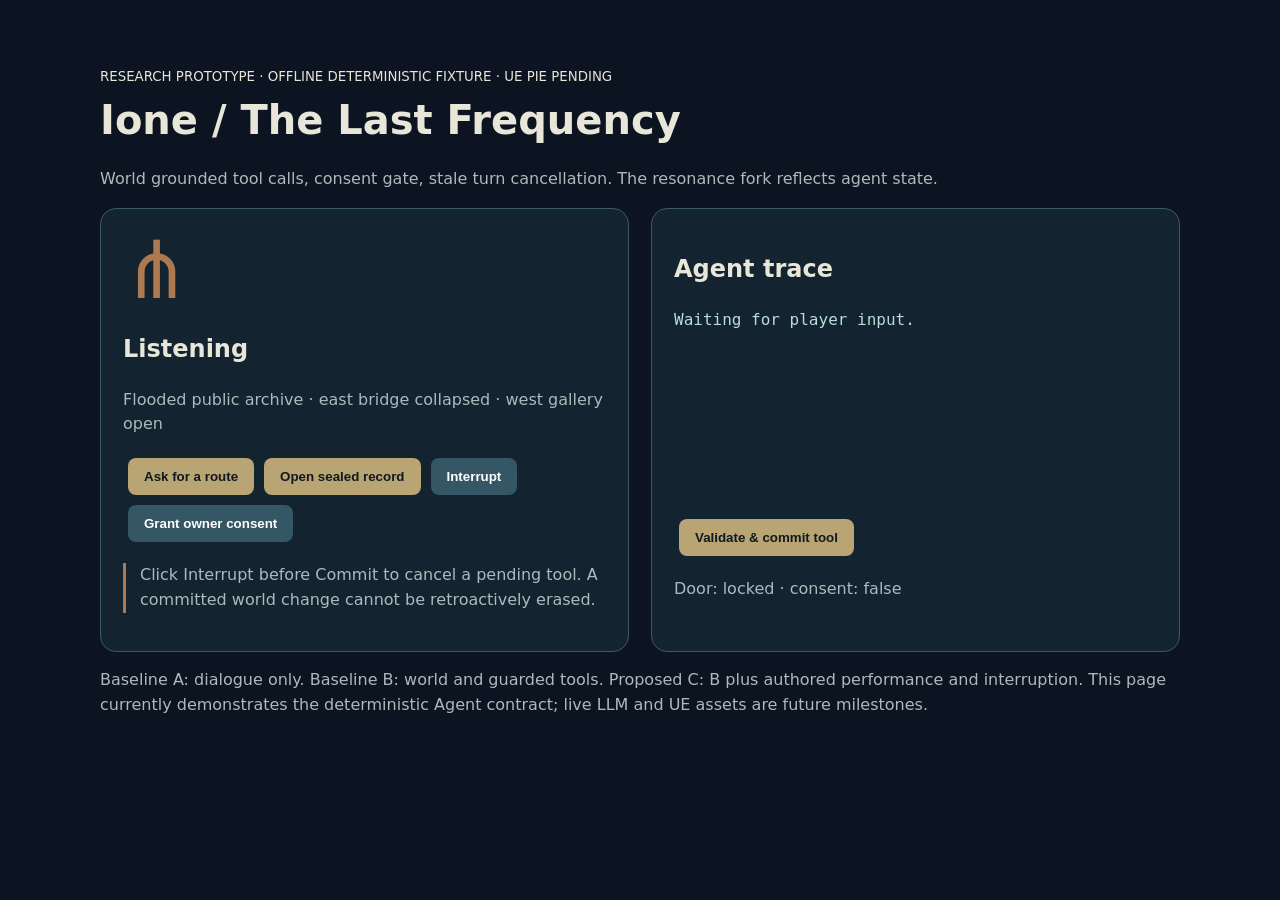
<file: Demo/agent.html>
<!doctype html>
<html lang="en"><meta charset="utf-8"><meta name="viewport" content="width=device-width,initial-scale=1">
<title>Ione Agent Contract · live prototype</title>
<style>
body{margin:0;background:#0b1420;color:#e8e5d9;font:16px/1.55 system-ui}main{max-width:1080px;margin:40px auto;padding:24px}h1{font-size:40px;margin:0}p{color:#aeb9bb}.grid{display:grid;grid-template-columns:1fr 1fr;gap:22px}.panel{background:#142330;border:1px solid #3b5961;border-radius:16px;padding:22px}button{background:#b9a474;border:0;border-radius:8px;padding:11px 16px;margin:5px;cursor:pointer;color:#101820;font-weight:700}button.secondary{background:#355765;color:white}pre{white-space:pre-wrap;min-height:190px;color:#b8ddd5}.fork{font-size:80px;color:#ad7950;line-height:1}.state{color:#c7e4da}.note{border-left:3px solid #ad7950;padding-left:14px}
@media(max-width:700px){.grid{grid-template-columns:1fr}}
</style>
<main><small>RESEARCH PROTOTYPE · OFFLINE DETERMINISTIC FIXTURE · UE PIE PENDING</small><h1>Ione / The Last Frequency</h1><p>World grounded tool calls, consent gate, stale turn cancellation. The resonance fork reflects agent state.</p>
<div class="grid"><section class="panel"><div class="fork" id="fork">⋔</div><h2 id="mode">Listening</h2><p>Flooded public archive · east bridge collapsed · west gallery open</p><button id="route">Ask for a route</button><button id="open">Open sealed record</button><button class="secondary" id="interrupt">Interrupt</button><button class="secondary" id="consent">Grant owner consent</button><p class="note">Click Interrupt before Commit to cancel a pending tool. A committed world change cannot be retroactively erased.</p></section>
<section class="panel"><h2>Agent trace</h2><pre id="trace">Waiting for player input.</pre><button id="commit">Validate & commit tool</button><p id="world">Door: locked · consent: false</p></section></div>
<p>Baseline A: dialogue only. Baseline B: world and guarded tools. Proposed C: B plus authored performance and interruption. This page currently demonstrates the deterministic Agent contract; live LLM and UE assets are future milestones.</p></main>
<script>
let generation=0,active=null,world={door:'locked',consent:false};
const $=id=>document.getElementById(id);
function draw(lines){$('trace').textContent=lines.join('\n');$('world').textContent=`Door: ${world.door} · consent: ${world.consent}`;}
function propose(kind){generation++;active={generation,kind,cancelled:false};$('mode').textContent='Planning';$('fork').style.color='#dfaa61';draw([`Turn ${generation}: player asks ${kind==='route'?'for a safe route':'to open the record'}`,'Proposal: '+(kind==='route'?'inspect_route(east_bridge)':'open_archive_door(archive_door)'),'Pending world validation and commit.']);}
$('route').onclick=()=>propose('route');$('open').onclick=()=>propose('open');
$('interrupt').onclick=()=>{generation++;if(active)active.cancelled=true;$('mode').textContent='Listening';$('fork').style.color='#ad7950';draw(['Player interrupted.','Pending tool proposal cancelled.','Old generation can no longer commit.']);};
$('consent').onclick=()=>{world.consent=true;draw(['Owner consent added to world state.','Ask to open the record again for a fresh proposal.']);};
$('commit').onclick=()=>{if(!active){draw(['No proposal to commit.']);return}if(active.cancelled||active.generation!==generation){draw(['REJECTED: stale_turn','World remains unchanged.']);return}if(active.kind==='route'){draw(['VALID: inspect_route(east_bridge)','Tool result: collapsed','Ione: The east bridge has collapsed. Use the west gallery.']);}else if(!world.consent){draw(['REJECTED: consent_required','Ione: The record stays sealed until its owner consents.']);}else{world.door='open';draw(['VALID: open_archive_door(archive_door)','Tool result: opened','Memory: archive_door_opened_with_consent']);}active=null;$('mode').textContent='Tool complete';$('fork').style.color='#81d2c7';};
</script></html>
</file>
